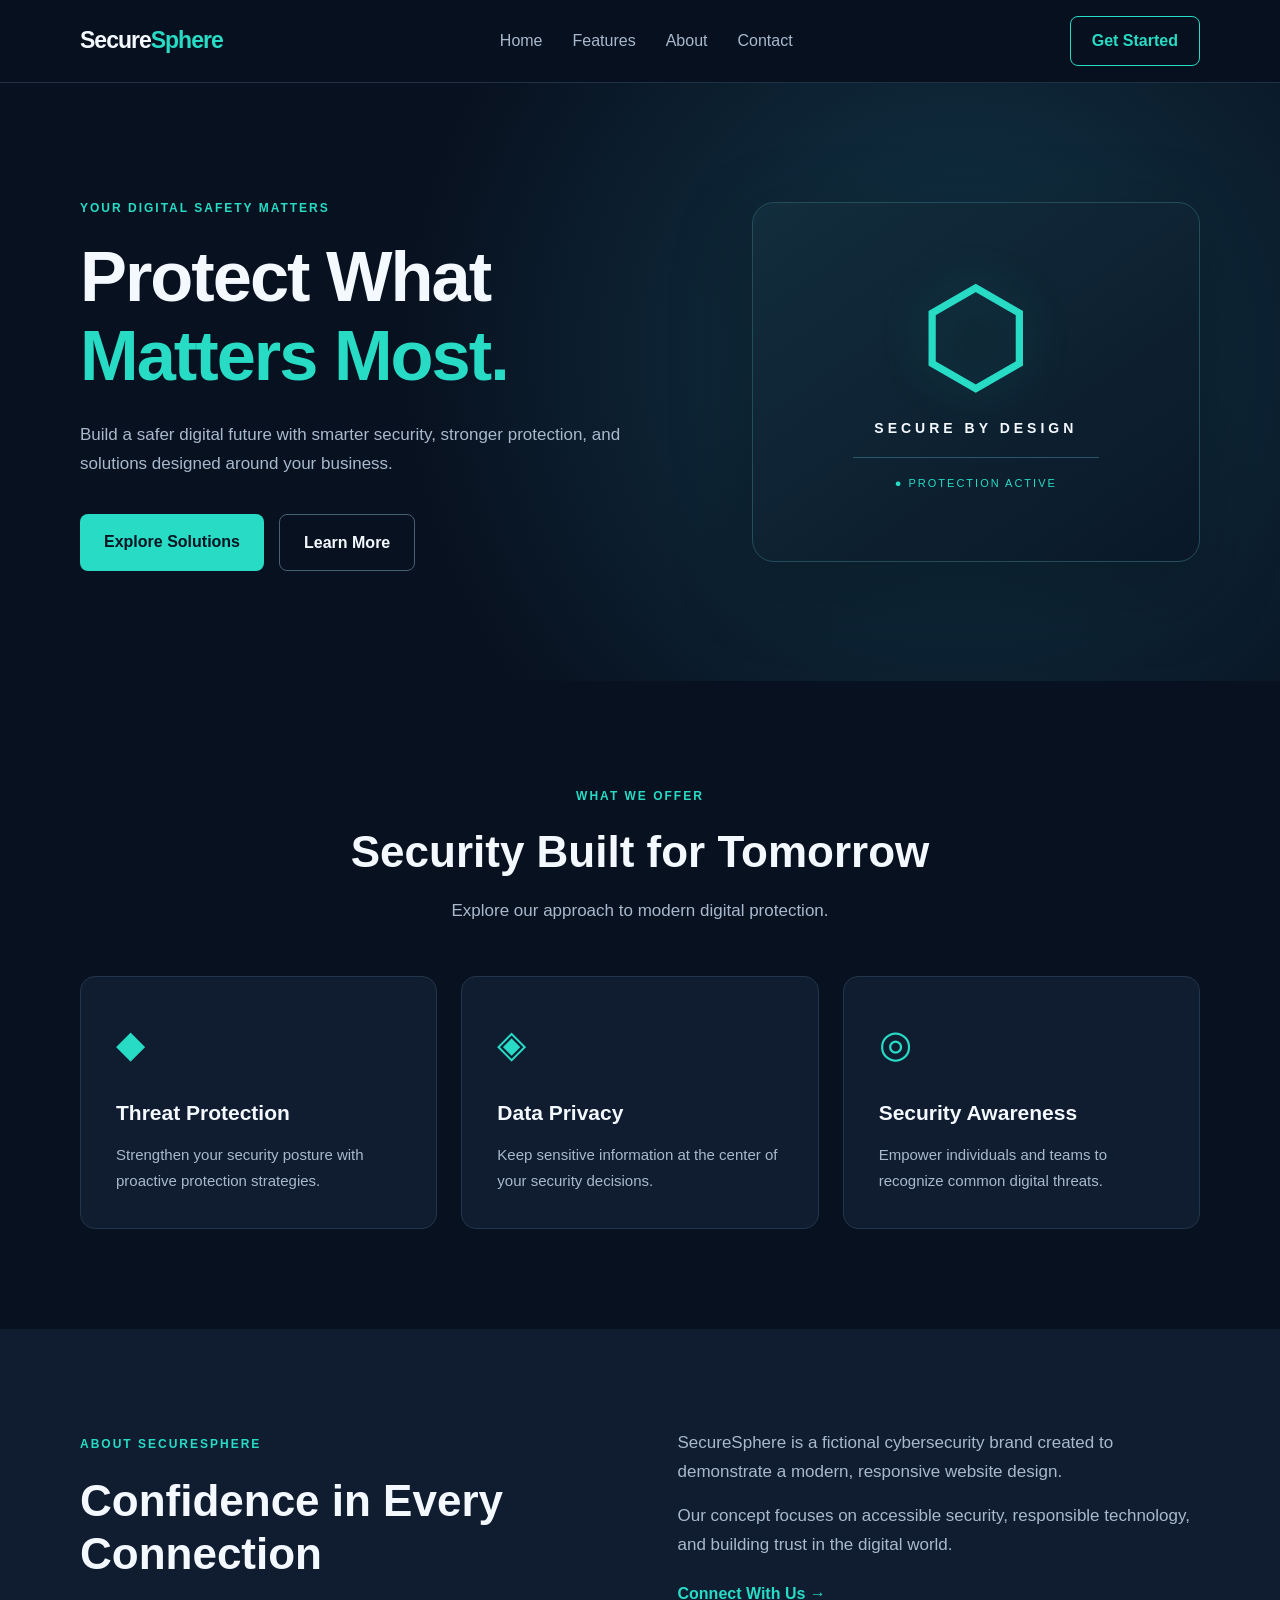
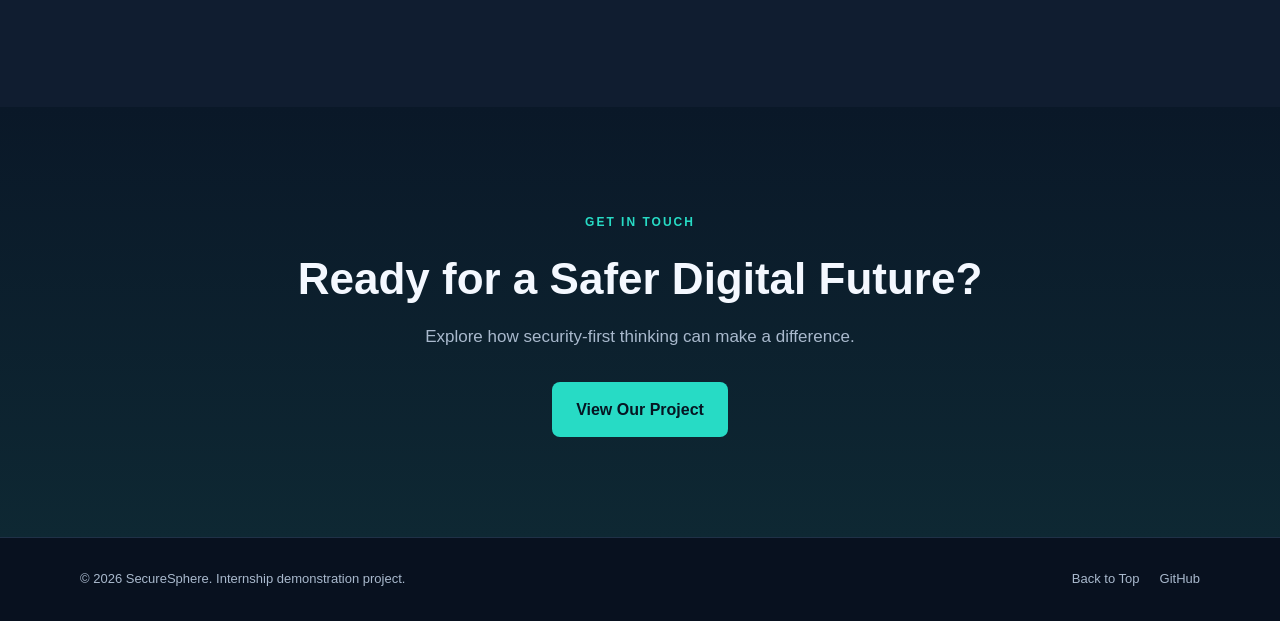
<file: WebDev-L1-LandingPage/index.html>
<!DOCTYPE html>
<html lang="en">
<head>
  <meta charset="UTF-8">
  <meta name="viewport" content="width=device-width, initial-scale=1.0">
  <meta name="description" content="SecureSphere - Cybersecurity solutions for modern businesses">
  <title>SecureSphere | Digital Security</title>
  <link rel="stylesheet" href="style.css">
</head>
<body>

  <header class="site-header">
    <nav class="navbar container" aria-label="Main navigation">
      <a href="#home" class="logo">Secure<span>Sphere</span></a>

      <div class="nav-links">
        <a href="#home">Home</a>
        <a href="#features">Features</a>
        <a href="#about">About</a>
        <a href="#contact">Contact</a>
      </div>

      <a href="#contact" class="nav-cta">Get Started</a>
    </nav>
  </header>

  <main>
    <section id="home" class="hero">
      <div class="container hero-content">
        <div class="hero-text">
          <span class="eyebrow">YOUR DIGITAL SAFETY MATTERS</span>

          <h1>Protect What <span>Matters Most.</span></h1>

          <p>
            Build a safer digital future with smarter security,
            stronger protection, and solutions designed around
            your business.
          </p>

          <div class="hero-actions">
            <a href="#features" class="btn btn-primary">
              Explore Solutions
            </a>
            <a href="#about" class="btn btn-outline">
              Learn More
            </a>
          </div>
        </div>

        <div class="hero-visual" aria-hidden="true">
          <div class="shield">⬡</div>
          <div class="visual-label">SECURE BY DESIGN</div>
          <div class="visual-line"></div>
          <div class="visual-status">● PROTECTION ACTIVE</div>
        </div>
      </div>
    </section>

    <section id="features" class="section features-section">
      <div class="container">
        <div class="section-heading">
          <span class="eyebrow">WHAT WE OFFER</span>
          <h2>Security Built for Tomorrow</h2>
          <p>Explore our approach to modern digital protection.</p>
        </div>

        <div class="features-grid">
          <article class="feature-card">
            <div class="feature-icon">◆</div>
            <h3>Threat Protection</h3>
            <p>
              Strengthen your security posture with proactive
              protection strategies.
            </p>
          </article>

          <article class="feature-card">
            <div class="feature-icon">◈</div>
            <h3>Data Privacy</h3>
            <p>
              Keep sensitive information at the center of
              your security decisions.
            </p>
          </article>

          <article class="feature-card">
            <div class="feature-icon">◎</div>
            <h3>Security Awareness</h3>
            <p>
              Empower individuals and teams to recognize
              common digital threats.
            </p>
          </article>
        </div>
      </div>
    </section>

    <section id="about" class="section about-section">
      <div class="container about-grid">
        <div>
          <span class="eyebrow">ABOUT SECURESPHERE</span>
          <h2>Confidence in Every Connection</h2>
        </div>

        <div>
          <p>
            SecureSphere is a fictional cybersecurity brand
            created to demonstrate a modern, responsive
            website design.
          </p>
          <p>
            Our concept focuses on accessible security,
            responsible technology, and building trust
            in the digital world.
          </p>
          <a href="#contact" class="text-link">Connect With Us →</a>
        </div>
      </div>
    </section>

    <section id="contact" class="section contact-section">
      <div class="container">
        <span class="eyebrow">GET IN TOUCH</span>
        <h2>Ready for a Safer Digital Future?</h2>
        <p>Explore how security-first thinking can make a difference.</p>
        <a href="https://github.com/tharunsasanka/OIBSIP"
   class="btn btn-primary"
   target="_blank"
   rel="noopener noreferrer">
  View Our Project
</a>
      </div>
    </section>
  </main>

  <footer class="footer">
    <div class="container footer-content">
      <p>© 2026 SecureSphere. Internship demonstration project.</p>
      <div class="footer-links">
        <a href="#home">Back to Top</a>
        <a href="https://github.com/tharunsasanka/OIBSIP" target="_blank" rel="noopener noreferrer">
          GitHub
        </a>
      </div>
    </div>
  </footer>

</body>
</html>
</file>
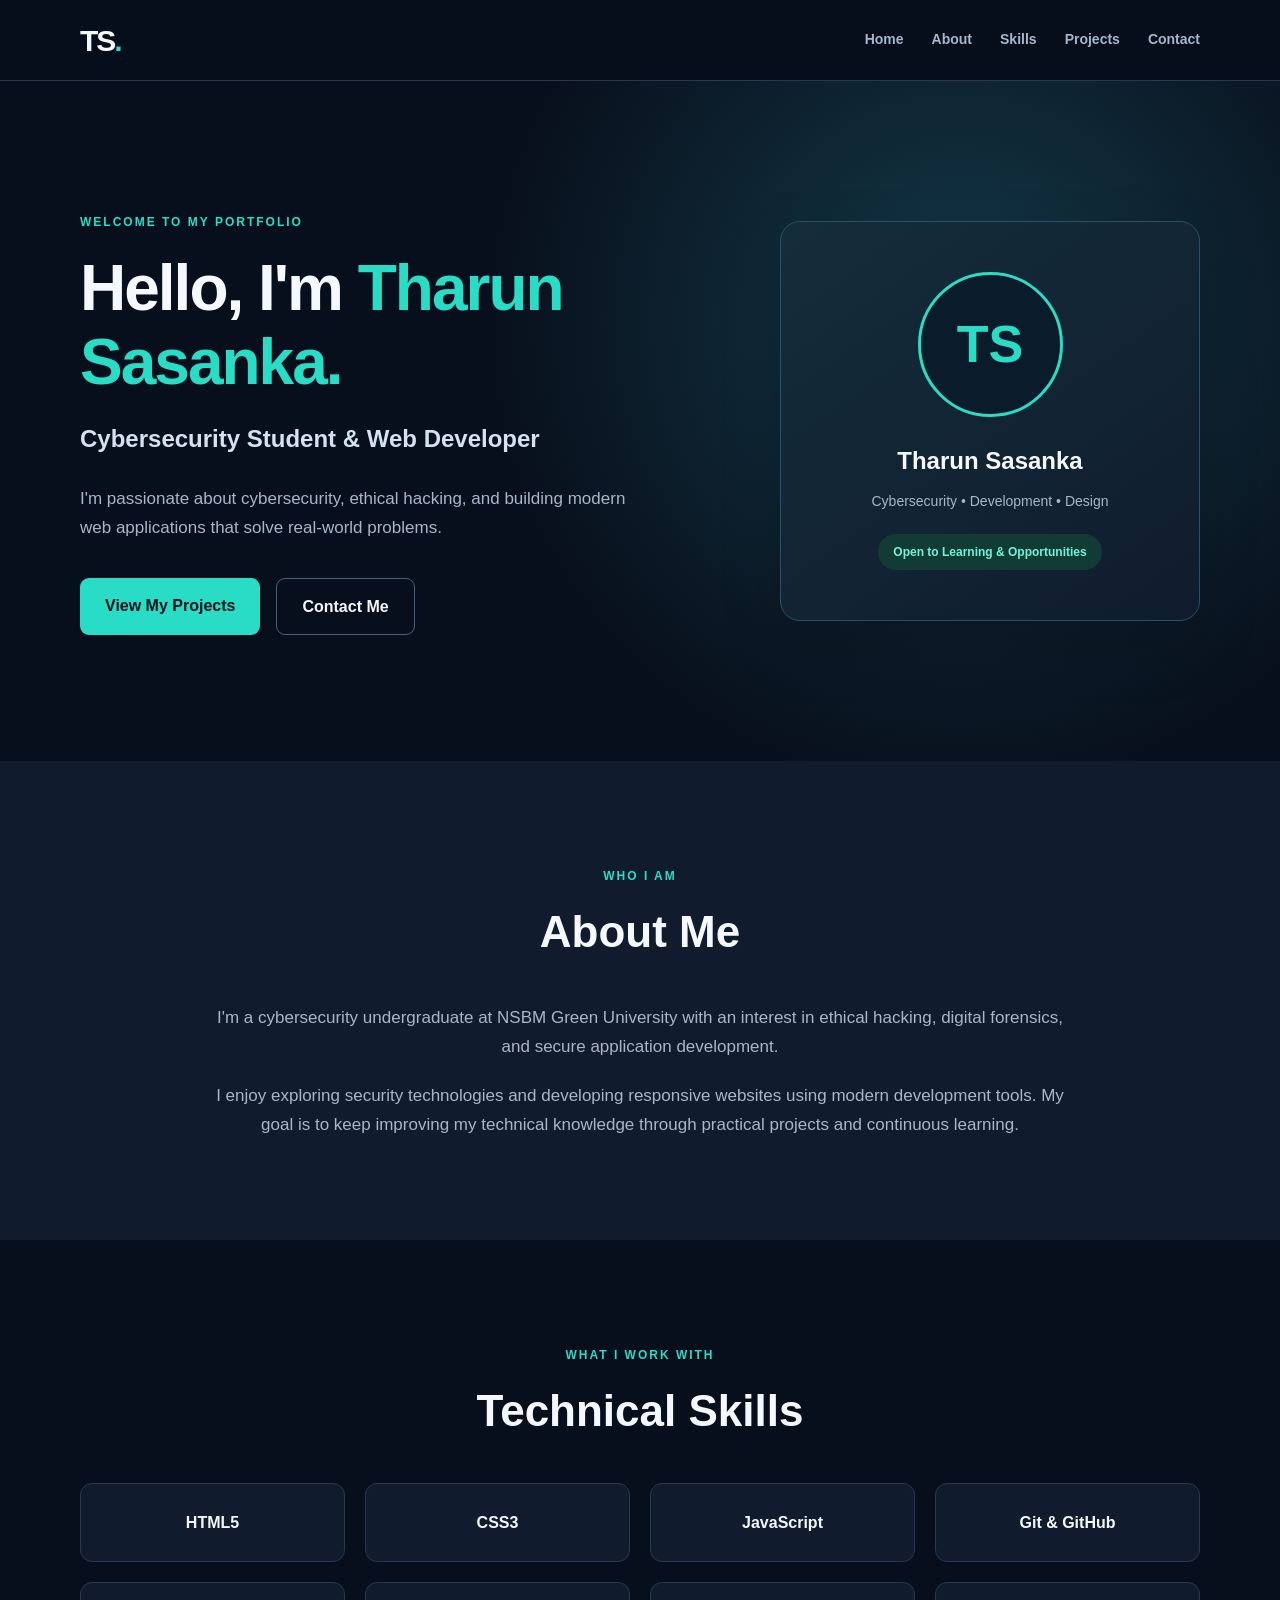
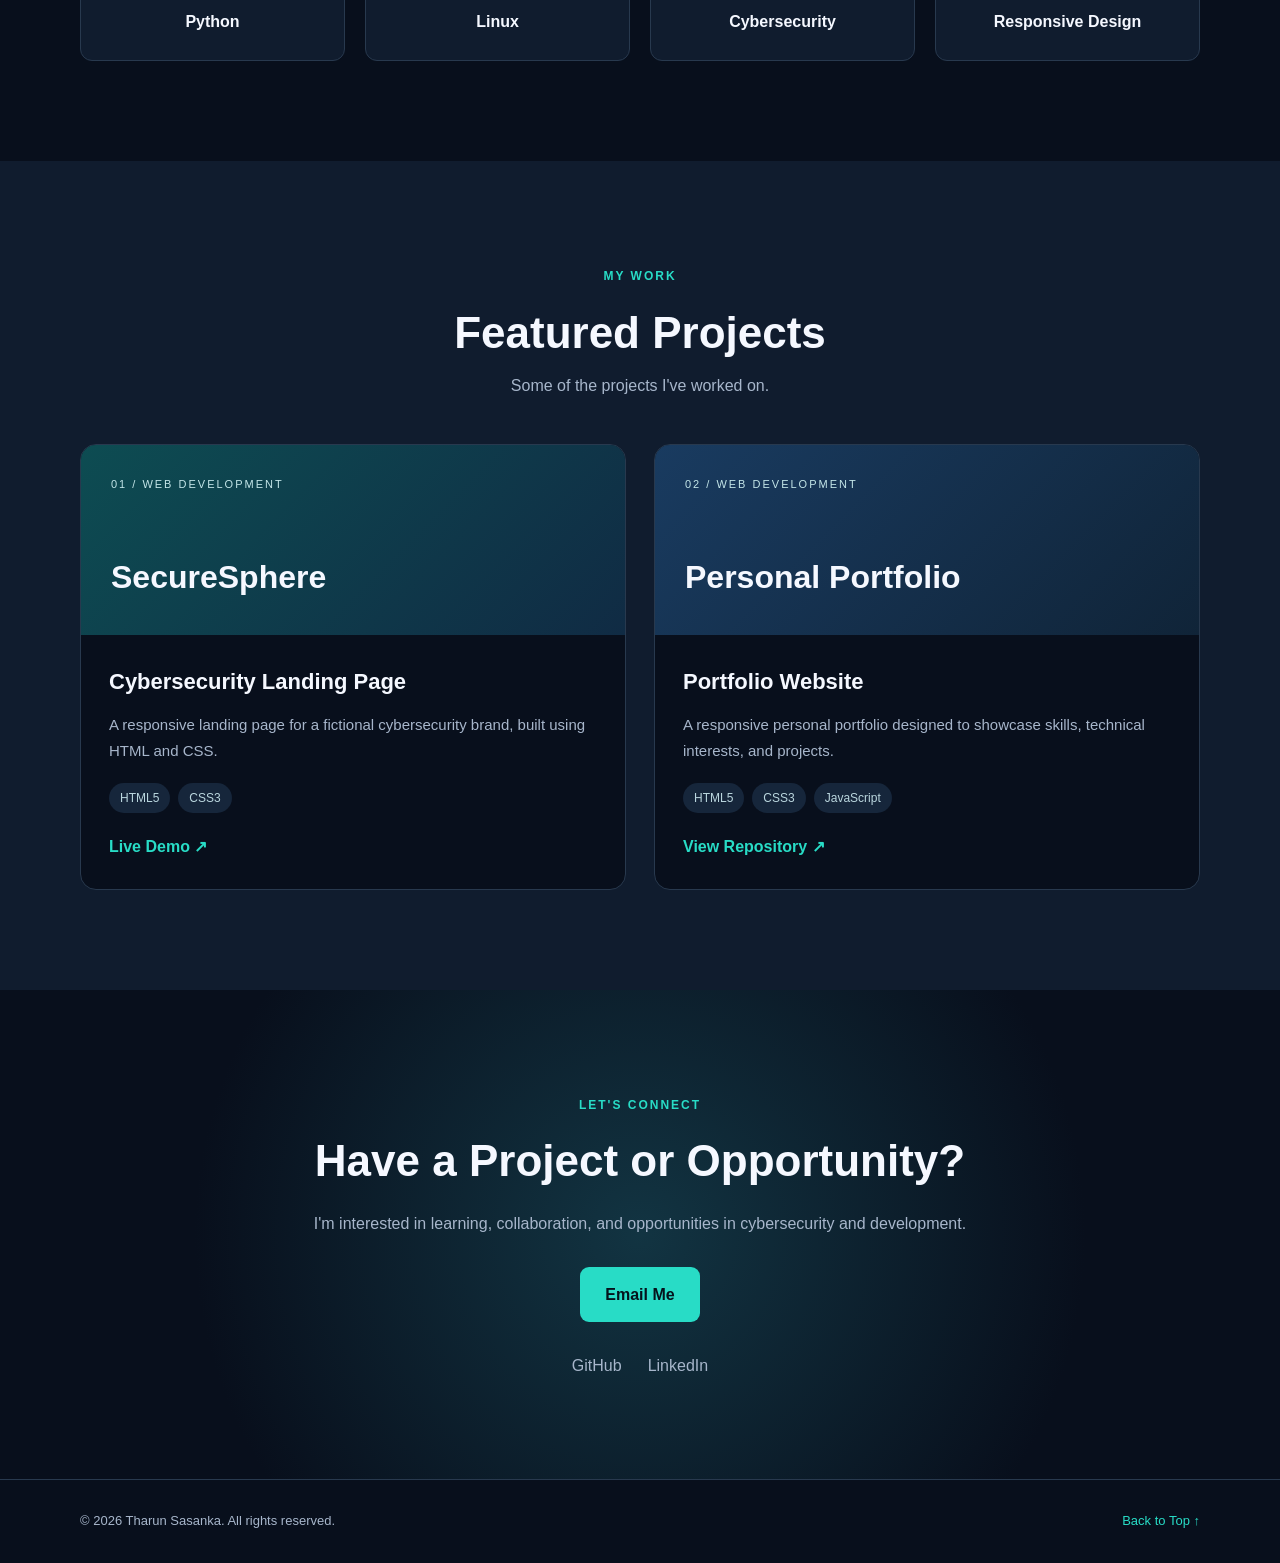
<file: WebDev-L1-PersonalPortfolio/index.html>
<!DOCTYPE html>
<html lang="en">
<head>
  <meta charset="UTF-8">
  <meta name="viewport" content="width=device-width, initial-scale=1.0">
  <meta name="description"
        content="Portfolio of Tharun Sasanka - Cybersecurity student and web developer">
  <title>Tharun Sasanka | Personal Portfolio</title>
  <link rel="stylesheet" href="style.css">
</head>
<body>

  <header class="site-header">
    <nav class="navbar container" aria-label="Main navigation">
      <a href="#home" class="logo">TS<span>.</span></a>

      <button class="menu-toggle"
              type="button"
              aria-label="Toggle navigation"
              aria-expanded="false"
              aria-controls="nav-links">
        ☰
      </button>

      <div class="nav-links" id="nav-links">
        <a href="#home">Home</a>
        <a href="#about">About</a>
        <a href="#skills">Skills</a>
        <a href="#projects">Projects</a>
        <a href="#contact">Contact</a>
      </div>
    </nav>
  </header>

  <main>
    <!-- Hero Section -->
    <section class="hero section" id="home">
      <div class="container hero-grid">
        <div class="hero-content">
          <span class="eyebrow">WELCOME TO MY PORTFOLIO</span>

          <h1>Hello, I'm <span>Tharun Sasanka.</span></h1>

          <h2>Cybersecurity Student &amp; Web Developer</h2>

          <p>
            I'm passionate about cybersecurity, ethical hacking,
            and building modern web applications that solve
            real-world problems.
          </p>

          <div class="hero-buttons">
            <a href="#projects" class="btn btn-primary">
              View My Projects
            </a>
            <a href="#contact" class="btn btn-outline">
              Contact Me
            </a>
          </div>
        </div>

        <div class="profile-card">
          <div class="avatar" role="img"
               aria-label="Initials avatar for Tharun Sasanka">
            TS
          </div>
          <h3>Tharun Sasanka</h3>
          <p>Cybersecurity • Development • Design</p>
          <span class="availability">
            Open to Learning &amp; Opportunities
          </span>
        </div>
      </div>
    </section>

    <!-- About -->
    <section class="section about-section" id="about">
      <div class="container">
        <div class="section-heading">
          <span class="eyebrow">WHO I AM</span>
          <h2>About Me</h2>
        </div>

        <div class="about-content">
          <p>
            I'm a cybersecurity undergraduate at NSBM Green
            University with an interest in ethical hacking,
            digital forensics, and secure application development.
          </p>
          <p>
            I enjoy exploring security technologies and developing
            responsive websites using modern development tools.
            My goal is to keep improving my technical knowledge
            through practical projects and continuous learning.
          </p>
        </div>
      </div>
    </section>

    <!-- Skills -->
    <section class="section" id="skills">
      <div class="container">
        <div class="section-heading">
          <span class="eyebrow">WHAT I WORK WITH</span>
          <h2>Technical Skills</h2>
        </div>

        <div class="skills-grid">
          <div class="skill-card">HTML5</div>
          <div class="skill-card">CSS3</div>
          <div class="skill-card">JavaScript</div>
          <div class="skill-card">Git &amp; GitHub</div>
          <div class="skill-card">Python</div>
          <div class="skill-card">Linux</div>
          <div class="skill-card">Cybersecurity</div>
          <div class="skill-card">Responsive Design</div>
        </div>
      </div>
    </section>

    <!-- Projects -->
    <section class="section projects-section" id="projects">
      <div class="container">
        <div class="section-heading">
          <span class="eyebrow">MY WORK</span>
          <h2>Featured Projects</h2>
          <p>Some of the projects I've worked on.</p>
        </div>

        <div class="projects-grid">
          <article class="project-card">
            <div class="project-visual">
              <span>01 / WEB DEVELOPMENT</span>
              <h3>SecureSphere</h3>
            </div>
            <div class="project-body">
              <h3>Cybersecurity Landing Page</h3>
              <p>
                A responsive landing page for a fictional
                cybersecurity brand, built using HTML and CSS.
              </p>
              <div class="project-tags">
                <span>HTML5</span>
                <span>CSS3</span>
              </div>
              <a href="https://tharunsasanka.github.io/OIBSIP/WebDev-L1-LandingPage/"
                 target="_blank"
                 rel="noopener noreferrer">
                Live Demo ↗
              </a>
            </div>
          </article>

          <article class="project-card">
            <div class="project-visual second-visual">
              <span>02 / WEB DEVELOPMENT</span>
              <h3>Personal Portfolio</h3>
            </div>
            <div class="project-body">
              <h3>Portfolio Website</h3>
              <p>
                A responsive personal portfolio designed to
                showcase skills, technical interests, and projects.
              </p>
              <div class="project-tags">
                <span>HTML5</span>
                <span>CSS3</span>
                <span>JavaScript</span>
              </div>
              <a href="https://github.com/tharunsasanka/OIBSIP"
                 target="_blank"
                 rel="noopener noreferrer">
                View Repository ↗
              </a>
            </div>
          </article>
        </div>
      </div>
    </section>

    <!-- Contact -->
    <section class="section contact-section" id="contact">
      <div class="container contact-content">
        <span class="eyebrow">LET'S CONNECT</span>
        <h2>Have a Project or Opportunity?</h2>
        <p>
          I'm interested in learning, collaboration,
          and opportunities in cybersecurity and development.
        </p>

        <a href="mailto:tharunsasanka0@gmail.com"
           class="btn btn-primary">
          Email Me
        </a>

        <div class="social-links">
          <a href="https://github.com/tharunsasanka"
             target="_blank"
             rel="noopener noreferrer">
            GitHub
          </a>
          <a href="https://www.linkedin.com/in/tharun-sasanka-8280ba2b4/"
             target="_blank"
             rel="noopener noreferrer">
            LinkedIn
          </a>
        </div>
      </div>
    </section>
  </main>

  <footer class="footer">
    <div class="container footer-content">
      <p>© 2026 Tharun Sasanka. All rights reserved.</p>
      <a href="#home">Back to Top ↑</a>
    </div>
  </footer>

  <script src="script.js"></script>
</body>
</html>
</file>
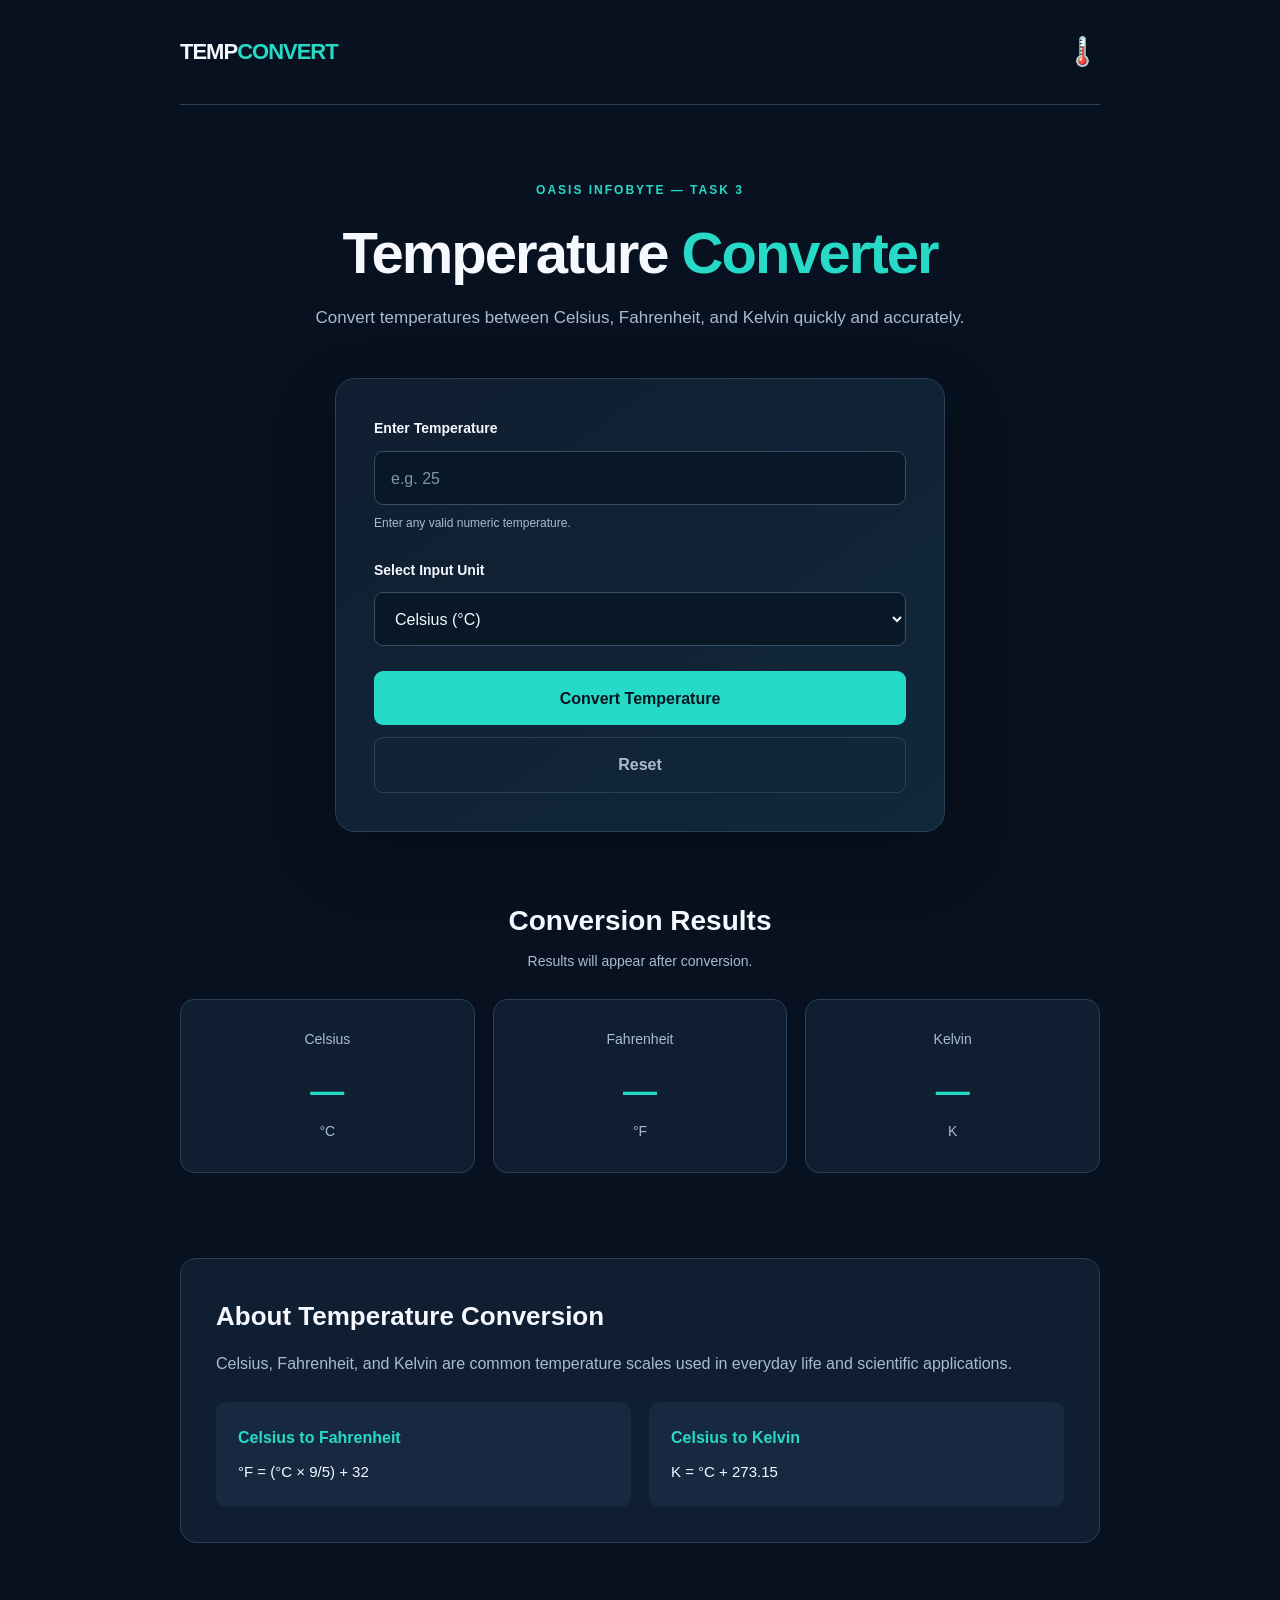
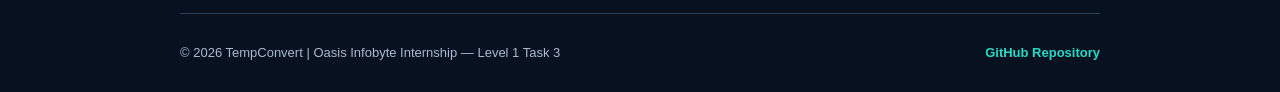
<file: WebDev-L1-TemperatureConverter/index.html>
<!DOCTYPE html>
<html lang="en">
<head>
  <meta charset="UTF-8">
  <meta name="viewport" content="width=device-width, initial-scale=1.0">
  <meta name="description"
        content="Temperature converter for Celsius, Fahrenheit and Kelvin.">

  <title>TempConvert | Temperature Converter</title>

  <link rel="stylesheet" href="style.css">
</head>

<body>
  <main class="app-container">

    <!-- Header -->
    <header class="app-header">
      <a href="#home" class="logo">
        TEMP<span>CONVERT</span>
      </a>

      <div class="header-icon" aria-hidden="true">
        🌡️
      </div>
    </header>

    <!-- Main Content -->
    <section class="converter-section" id="home">

      <div class="section-heading">
        <span class="eyebrow">OASIS INFOBYTE — TASK 3</span>

        <h1>
          Temperature <span>Converter</span>
        </h1>

        <p>
          Convert temperatures between Celsius,
          Fahrenheit, and Kelvin quickly and accurately.
        </p>
      </div>

      <!-- Converter Form -->
      <div class="converter-card">

        <form id="converter-form" novalidate>

          <div class="form-group">
            <label for="temperature">
              Enter Temperature
            </label>

            <input
              type="number"
              id="temperature"
              name="temperature"
              placeholder="e.g. 25"
              step="any"
              required
              aria-describedby="input-hint"
            >

            <small id="input-hint">
              Enter any valid numeric temperature.
            </small>
          </div>

          <div class="form-group">
            <label for="from-unit">
              Select Input Unit
            </label>

            <select id="from-unit" name="from-unit">
              <option value="celsius">
                Celsius (°C)
              </option>

              <option value="fahrenheit">
                Fahrenheit (°F)
              </option>

              <option value="kelvin">
                Kelvin (K)
              </option>
            </select>
          </div>

          <button
            type="submit"
            class="convert-btn"
            id="convert-btn"
          >
            Convert Temperature
          </button>

          <button
            type="reset"
            class="reset-btn"
            id="reset-btn"
          >
            Reset
          </button>

          <!-- Error Message -->
          <p
            id="error-message"
            class="error-message"
            role="alert"
            aria-live="polite"
            hidden
          ></p>

        </form>
      </div>

      <!-- Results -->
      <section
        class="results-section"
        aria-labelledby="results-title"
      >
        <div class="results-heading">
          <h2 id="results-title">Conversion Results</h2>
          <p>Results will appear after conversion.</p>
        </div>

        <div class="results-grid">

          <article class="result-card">
            <span class="result-label">Celsius</span>
            <strong id="celsius-result">—</strong>
            <span class="result-symbol">°C</span>
          </article>

          <article class="result-card">
            <span class="result-label">Fahrenheit</span>
            <strong id="fahrenheit-result">—</strong>
            <span class="result-symbol">°F</span>
          </article>

          <article class="result-card">
            <span class="result-label">Kelvin</span>
            <strong id="kelvin-result">—</strong>
            <span class="result-symbol">K</span>
          </article>

        </div>
      </section>

      <!-- Information -->
      <section class="information-section">
        <h2>About Temperature Conversion</h2>

        <p>
          Celsius, Fahrenheit, and Kelvin are common
          temperature scales used in everyday life
          and scientific applications.
        </p>

        <div class="formula-grid">

          <div class="formula-card">
            <h3>Celsius to Fahrenheit</h3>
            <p>°F = (°C × 9/5) + 32</p>
          </div>

          <div class="formula-card">
            <h3>Celsius to Kelvin</h3>
            <p>K = °C + 273.15</p>
          </div>

        </div>
      </section>

    </section>

    <!-- Footer -->
    <footer class="app-footer">
      <p>
        © 2026 TempConvert |
        Oasis Infobyte Internship — Level 1 Task 3
      </p>

      <a
        href="https://github.com/tharunsasanka/OIBSIP"
        target="_blank"
        rel="noopener noreferrer"
      >
        GitHub Repository
      </a>
    </footer>

  </main>

  <script src="script.js"></script>
</body>
</html>
</file>
<file: WebDev-L1-LandingPage/style.css>
:root {
  --background: #08111f;
  --surface: #101d30;
  --surface-light: #172940;
  --text: #f4f8ff;
  --muted: #a9b9cd;
  --accent: #27dbc5;
  --accent-dark: #0e6e68;
}

* {
  margin: 0;
  padding: 0;
  box-sizing: border-box;
}

html {
  scroll-behavior: smooth;
  scroll-padding-top: 90px;
}

body {
  font-family: Arial, Helvetica, sans-serif;
  background: var(--background);
  color: var(--text);
  line-height: 1.7;
}

a {
  color: inherit;
  text-decoration: none;
}

.container {
  width: min(1120px, 90%);
  margin-inline: auto;
}

.site-header {
  position: sticky;
  top: 0;
  z-index: 100;
  background: rgba(8, 17, 31, 0.97);
  border-bottom: 1px solid #203147;
}

.navbar {
  min-height: 82px;
  display: flex;
  align-items: center;
  justify-content: space-between;
  gap: 20px;
}

.logo {
  font-size: 23px;
  font-weight: 800;
  letter-spacing: -1px;
}

.logo span,
.hero h1 span {
  color: var(--accent);
}

.nav-links {
  display: flex;
  gap: 30px;
}

.nav-links a,
.footer-links a {
  color: var(--muted);
  transition: color 0.2s;
}

.nav-links a:hover,
.footer-links a:hover {
  color: var(--accent);
}

.nav-cta {
  padding: 10px 21px;
  border: 1px solid var(--accent);
  border-radius: 8px;
  color: var(--accent);
  font-weight: 700;
}

.hero {
  padding: 110px 0;
  background: radial-gradient(
    circle at 75% 45%,
    #123649 0%,
    #08111f 55%
  );
}

.hero-content {
  display: grid;
  grid-template-columns: 1.15fr 0.85fr;
  gap: 65px;
  align-items: center;
}

.eyebrow {
  display: inline-block;
  color: var(--accent);
  font-size: 12px;
  font-weight: 800;
  letter-spacing: 2px;
  margin-bottom: 20px;
}

.hero h1 {
  font-size: clamp(42px, 5.5vw, 72px);
  line-height: 1.12;
  letter-spacing: -2px;
  margin-bottom: 25px;
}

.hero p,
.section-heading p,
.about-section p,
.contact-section p {
  color: var(--muted);
  font-size: 17px;
}

.hero-actions {
  display: flex;
  flex-wrap: wrap;
  gap: 15px;
  margin-top: 35px;
}

.btn {
  display: inline-block;
  padding: 14px 24px;
  border-radius: 8px;
  font-weight: 700;
  transition: transform 0.2s, background 0.2s;
}

.btn:hover {
  transform: translateY(-3px);
}

.btn-primary {
  background: var(--accent);
  color: #061522;
}

.btn-primary:hover {
  background: #6cf5e5;
}

.btn-outline {
  border: 1px solid #476074;
  color: var(--text);
}

.hero-visual {
  min-height: 360px;
  border: 1px solid #244d5b;
  border-radius: 22px;
  background: linear-gradient(145deg, #122d3d, #0a1828);
  display: flex;
  flex-direction: column;
  justify-content: center;
  align-items: center;
  gap: 16px;
  box-shadow: 0 25px 80px #00000040;
}

.shield {
  font-size: 130px;
  line-height: 1;
  color: var(--accent);
  text-shadow: 0 0 45px #27dbc540;
}

.visual-label {
  font-size: 14px;
  letter-spacing: 4px;
  font-weight: 800;
}

.visual-line {
  width: 55%;
  height: 1px;
  background: #29566a;
}

.visual-status {
  color: var(--accent);
  font-size: 11px;
  letter-spacing: 2px;
}

.section {
  padding: 100px 0;
}

.section-heading {
  text-align: center;
  margin-bottom: 50px;
}

.section h2 {
  font-size: clamp(30px, 3.5vw, 44px);
  line-height: 1.2;
  margin-bottom: 18px;
}

.features-grid {
  display: grid;
  grid-template-columns: repeat(3, 1fr);
  gap: 24px;
}

.feature-card {
  background: var(--surface);
  padding: 35px;
  border: 1px solid #23354c;
  border-radius: 15px;
}

.feature-icon {
  color: var(--accent);
  font-size: 38px;
  margin-bottom: 18px;
}

.feature-card h3 {
  font-size: 21px;
  margin-bottom: 12px;
}

.feature-card p {
  color: var(--muted);
  font-size: 15px;
}

.about-section {
  background: var(--surface);
}

.about-grid {
  display: grid;
  grid-template-columns: 1fr 1fr;
  gap: 75px;
}

.about-section p + p {
  margin-top: 15px;
}

.text-link {
  display: inline-block;
  color: var(--accent);
  font-weight: 700;
  margin-top: 20px;
}

.contact-section {
  text-align: center;
  background: linear-gradient(180deg, #0a1828, #0e2833);
}

.contact-section p {
  margin-bottom: 30px;
}

.footer {
  padding: 30px 0;
  border-top: 1px solid #203147;
}

.footer-content {
  display: flex;
  justify-content: space-between;
  align-items: center;
  gap: 20px;
}

.footer p {
  color: var(--muted);
  font-size: 13px;
}

.footer-links {
  display: flex;
  gap: 20px;
  font-size: 13px;
}

@media (max-width: 850px) {
  .navbar {
    flex-wrap: wrap;
    padding: 18px 0;
  }

  .nav-links {
    order: 3;
    width: 100%;
    justify-content: center;
    flex-wrap: wrap;
    gap: 14px 24px;
  }

  .hero {
    padding: 75px 0;
  }

  .hero-content,
  .about-grid {
    grid-template-columns: 1fr;
    gap: 40px;
  }

  .features-grid {
    grid-template-columns: repeat(2, 1fr);
  }

  .hero-visual {
    min-height: 300px;
  }
}

@media (max-width: 600px) {
  html {
    scroll-padding-top: 145px;
  }

  .logo {
    font-size: 20px;
  }

  .nav-cta {
    padding: 8px 12px;
    font-size: 12px;
  }

  .hero h1 {
    letter-spacing: -1px;
  }

  .section {
    padding: 70px 0;
  }

  .features-grid {
    grid-template-columns: 1fr;
  }

  .feature-card {
    padding: 28px;
  }

  .hero-visual {
    min-height: 250px;
  }

  .footer-content {
    flex-direction: column;
    text-align: center;
  }
}
</file>
<file: WebDev-L1-PersonalPortfolio/style.css>
/* =========================================
   THARUN SASANKA — PERSONAL PORTFOLIO
   Oasis Infobyte | Level 1 | Task 2
========================================= */

:root {
  --bg: #080f1c;
  --surface: #101c2e;
  --surface-light: #16263b;
  --primary: #28dcc6;
  --primary-hover: #76f5e6;
  --text: #f5f8ff;
  --muted: #a7b6cb;
  --border: #28394e;
}

* {
  margin: 0;
  padding: 0;
  box-sizing: border-box;
}

html {
  scroll-behavior: smooth;
  scroll-padding-top: 90px;
}

body {
  background: var(--bg);
  color: var(--text);
  font-family: Arial, Helvetica, sans-serif;
  line-height: 1.7;
}

a {
  color: inherit;
  text-decoration: none;
}

button {
  font: inherit;
}

.container {
  width: min(1120px, 90%);
  margin-inline: auto;
}

.section {
  padding: 100px 0;
}

/* Navigation */

.site-header {
  position: sticky;
  top: 0;
  z-index: 100;
  background: rgba(8, 15, 28, 0.97);
  border-bottom: 1px solid var(--border);
}

.navbar {
  min-height: 80px;
  display: flex;
  align-items: center;
  justify-content: space-between;
  gap: 24px;
}

.logo {
  font-size: 30px;
  font-weight: 800;
  letter-spacing: -2px;
}

.logo span {
  color: var(--primary);
}

.nav-links {
  display: flex;
  align-items: center;
  gap: 28px;
}

.nav-links a {
  color: var(--muted);
  font-size: 14px;
  font-weight: 600;
  transition: color 0.2s ease;
}

.nav-links a:hover,
.nav-links a:focus-visible {
  color: var(--primary);
}

.menu-toggle {
  display: none;
  background: transparent;
  color: var(--text);
  border: 1px solid var(--border);
  padding: 6px 14px;
  border-radius: 8px;
  cursor: pointer;
}

/* Hero */

.hero {
  min-height: 680px;
  display: flex;
  align-items: center;
  background:
    radial-gradient(circle at 75% 35%, #143947 0%, transparent 45%),
    var(--bg);
}

.hero-grid {
  display: grid;
  grid-template-columns: 1.2fr 0.8fr;
  align-items: center;
  gap: 70px;
}

.eyebrow {
  display: inline-block;
  color: var(--primary);
  font-size: 12px;
  font-weight: 800;
  letter-spacing: 2px;
  margin-bottom: 20px;
}

.hero h1 {
  font-size: clamp(42px, 5vw, 68px);
  line-height: 1.15;
  letter-spacing: -2px;
  margin-bottom: 20px;
}

.hero h1 span {
  color: var(--primary);
}

.hero h2 {
  font-size: clamp(18px, 2vw, 24px);
  color: #d5e2ef;
  margin-bottom: 25px;
}

.hero-content > p {
  max-width: 560px;
  color: var(--muted);
  font-size: 17px;
}

.hero-buttons {
  display: flex;
  flex-wrap: wrap;
  gap: 16px;
  margin-top: 35px;
}

.btn {
  display: inline-block;
  padding: 14px 25px;
  border-radius: 9px;
  font-weight: 700;
  text-align: center;
  transition: transform 0.2s, background 0.2s;
}

.btn:hover {
  transform: translateY(-3px);
}

.btn-primary {
  background: var(--primary);
  color: #05131c;
}

.btn-primary:hover {
  background: var(--primary-hover);
}

.btn-outline {
  border: 1px solid #486076;
}

.btn-outline:hover {
  border-color: var(--primary);
}

/* Profile Card */

.profile-card {
  background: linear-gradient(145deg, #142d3b, #101c2e);
  border: 1px solid #285066;
  padding: 50px 25px;
  border-radius: 20px;
  text-align: center;
  box-shadow: 0 25px 60px #00000030;
}

.avatar {
  width: 145px;
  height: 145px;
  border-radius: 50%;
  margin: 0 auto 24px;
  display: flex;
  align-items: center;
  justify-content: center;
  font-size: 52px;
  font-weight: 800;
  color: var(--primary);
  background: #0a1b2b;
  border: 3px solid var(--primary);
}

.profile-card h3 {
  font-size: 24px;
  margin-bottom: 8px;
}

.profile-card p {
  color: var(--muted);
  font-size: 14px;
  margin-bottom: 20px;
}

.availability {
  display: inline-block;
  padding: 8px 15px;
  border-radius: 30px;
  background: #123b36;
  color: #70f4d6;
  font-size: 12px;
  font-weight: 700;
}

/* Section headings */

.section-heading {
  text-align: center;
  margin-bottom: 45px;
}

.section-heading h2,
.contact-section h2 {
  font-size: clamp(30px, 3.5vw, 44px);
  line-height: 1.2;
}

.section-heading p {
  color: var(--muted);
  margin-top: 12px;
}

/* About */

.about-section {
  background: var(--surface);
}

.about-content {
  max-width: 850px;
  margin-inline: auto;
  text-align: center;
}

.about-content p {
  color: var(--muted);
  font-size: 17px;
}

.about-content p + p {
  margin-top: 20px;
}

/* Skills */

.skills-grid {
  display: grid;
  grid-template-columns: repeat(4, 1fr);
  gap: 20px;
}

.skill-card {
  padding: 25px 16px;
  text-align: center;
  background: var(--surface);
  border: 1px solid var(--border);
  border-radius: 12px;
  font-weight: 700;
  transition: transform 0.2s, border-color 0.2s;
}

.skill-card:hover {
  transform: translateY(-5px);
  border-color: var(--primary);
}

/* Projects */

.projects-section {
  background: var(--surface);
}

.projects-grid {
  display: grid;
  grid-template-columns: repeat(2, 1fr);
  gap: 28px;
}

.project-card {
  overflow: hidden;
  background: var(--bg);
  border: 1px solid var(--border);
  border-radius: 16px;
  transition: transform 0.2s;
}

.project-card:hover {
  transform: translateY(-5px);
}

.project-visual {
  min-height: 190px;
  padding: 30px;
  background: linear-gradient(135deg, #0d4c52, #102b44);
  display: flex;
  flex-direction: column;
  justify-content: space-between;
}

.second-visual {
  background: linear-gradient(135deg, #193b60, #102438);
}

.project-visual span {
  color: #c3e5e8;
  font-size: 11px;
  letter-spacing: 2px;
}

.project-visual h3 {
  font-size: 32px;
}

.project-body {
  padding: 28px;
}

.project-body h3 {
  margin-bottom: 12px;
  font-size: 22px;
}

.project-body p {
  color: var(--muted);
  font-size: 15px;
}

.project-tags {
  display: flex;
  flex-wrap: wrap;
  gap: 8px;
  margin: 20px 0;
}

.project-tags span {
  padding: 5px 11px;
  background: var(--surface-light);
  border-radius: 20px;
  font-size: 12px;
  color: #bad6de;
}

.project-body > a {
  color: var(--primary);
  font-weight: 700;
}

.project-body > a:hover {
  text-decoration: underline;
}

/* Contact */

.contact-section {
  text-align: center;
  background: radial-gradient(
    circle at center,
    #123442,
    var(--bg) 65%
  );
}

.contact-content {
  max-width: 760px;
}

.contact-content > p {
  color: var(--muted);
  margin: 22px 0 30px;
}

.social-links {
  margin-top: 30px;
  display: flex;
  justify-content: center;
  gap: 26px;
}

.social-links a {
  color: var(--muted);
}

.social-links a:hover {
  color: var(--primary);
}

/* Footer */

.footer {
  padding: 30px 0;
  border-top: 1px solid var(--border);
}

.footer-content {
  display: flex;
  justify-content: space-between;
  align-items: center;
  gap: 20px;
}

.footer p {
  color: var(--muted);
  font-size: 13px;
}

.footer a {
  color: var(--primary);
  font-size: 13px;
}

/* Tablet */

@media (max-width: 900px) {
  .hero-grid {
    grid-template-columns: 1fr;
    gap: 45px;
  }

  .hero {
    min-height: auto;
  }

  .profile-card {
    max-width: 470px;
    width: 100%;
    margin: auto;
  }

  .skills-grid {
    grid-template-columns: repeat(2, 1fr);
  }
}

/* Mobile */

@media (max-width: 650px) {
  html {
    scroll-padding-top: 75px;
  }

  .navbar {
    min-height: 70px;
  }

  .menu-toggle {
    display: block;
  }

  .nav-links {
    display: none;
    position: absolute;
    top: 70px;
    left: 0;
    right: 0;
    flex-direction: column;
    align-items: stretch;
    gap: 0;
    padding: 12px 5%;
    background: var(--surface);
    border-bottom: 1px solid var(--border);
  }

  .nav-links.active {
    display: flex;
  }

  .nav-links a {
    padding: 12px;
  }

  .section {
    padding: 70px 0;
  }

  .hero h1 {
    letter-spacing: -1px;
  }

  .hero-buttons {
    gap: 12px;
  }

  .btn {
    padding: 12px 18px;
  }

  .skills-grid {
    grid-template-columns: repeat(2, 1fr);
    gap: 12px;
  }

  .skill-card {
    padding: 19px 10px;
    font-size: 13px;
  }

  .projects-grid {
    grid-template-columns: 1fr;
  }

  .project-visual {
    min-height: 160px;
  }

  .footer-content {
    flex-direction: column;
    text-align: center;
  }
}

@media (max-width: 360px) {
  .skills-grid {
    grid-template-columns: 1fr;
  }

  .hero-buttons {
    flex-direction: column;
  }
}

@media (prefers-reduced-motion: reduce) {
  html {
    scroll-behavior: auto;
  }

  *,
  *::before,
  *::after {
    transition-duration: 0.01ms !important;
    animation-duration: 0.01ms !important;
  }
}
</file>
<file: WebDev-L1-TemperatureConverter/style.css>
/* ==========================================
   TEMPCONVERT — TEMPERATURE CONVERTER
   Oasis Infobyte | Level 1 | Task 3
========================================== */

:root {
  --bg: #08111f;
  --surface: #101e31;
  --surface-light: #172940;
  --primary: #27dac7;
  --primary-hover: #68f4e5;
  --text: #f5f8ff;
  --muted: #aabbd0;
  --border: #294058;
  --error: #ff8e96;
}

* {
  margin: 0;
  padding: 0;
  box-sizing: border-box;
}

html {
  scroll-behavior: smooth;
}

body {
  min-height: 100vh;
  background: var(--bg);
  color: var(--text);
  font-family: Arial, Helvetica, sans-serif;
  line-height: 1.7;
}

button,
input,
select {
  font: inherit;
}

a {
  color: inherit;
  text-decoration: none;
}

.app-container {
  width: min(920px, 92%);
  margin: 0 auto;
}

/* Header */

.app-header {
  padding: 28px 0;
  display: flex;
  align-items: center;
  justify-content: space-between;
  gap: 20px;
  border-bottom: 1px solid var(--border);
}

.logo {
  font-size: 22px;
  font-weight: 800;
  letter-spacing: -1px;
}

.logo span {
  color: var(--primary);
}

.header-icon {
  font-size: 28px;
}

/* Heading */

.converter-section {
  padding: 70px 0;
}

.section-heading {
  text-align: center;
  max-width: 720px;
  margin: 0 auto 45px;
}

.eyebrow {
  color: var(--primary);
  font-size: 12px;
  font-weight: 800;
  letter-spacing: 2px;
}

.section-heading h1 {
  font-size: clamp(34px, 5vw, 58px);
  line-height: 1.15;
  letter-spacing: -2px;
  margin: 18px 0;
}

.section-heading h1 span {
  color: var(--primary);
}

.section-heading p {
  color: var(--muted);
  font-size: 17px;
}

/* Converter Form */

.converter-card {
  max-width: 610px;
  margin: 0 auto;
  padding: 38px;
  background: linear-gradient(
    145deg,
    var(--surface),
    #10283a
  );
  border: 1px solid var(--border);
  border-radius: 20px;
  box-shadow: 0 24px 65px #00000035;
}

.form-group {
  margin-bottom: 25px;
}

.form-group label {
  display: block;
  margin-bottom: 10px;
  font-size: 14px;
  font-weight: 700;
}

.form-group input,
.form-group select {
  display: block;
  width: 100%;
  min-height: 54px;
  padding: 12px 16px;
  background: #081827;
  color: var(--text);
  border: 1px solid #355068;
  border-radius: 9px;
  outline: none;
  transition: border-color 0.2s, box-shadow 0.2s;
}

.form-group input:focus,
.form-group select:focus {
  border-color: var(--primary);
  box-shadow: 0 0 0 3px #27dac725;
}

.form-group input::placeholder {
  color: #7e95ab;
}

.form-group small {
  display: block;
  margin-top: 8px;
  color: var(--muted);
  font-size: 12px;
}

/* Buttons */

.convert-btn,
.reset-btn {
  width: 100%;
  min-height: 54px;
  padding: 13px 20px;
  border-radius: 9px;
  font-weight: 800;
  cursor: pointer;
  transition: transform 0.2s, background 0.2s;
}

.convert-btn {
  background: var(--primary);
  color: #061722;
  border: none;
}

.convert-btn:hover {
  background: var(--primary-hover);
  transform: translateY(-2px);
}

.reset-btn {
  margin-top: 12px;
  background: transparent;
  color: var(--muted);
  border: 1px solid var(--border);
}

.reset-btn:hover {
  color: var(--text);
  border-color: var(--primary);
}

.error-message {
  margin-top: 18px;
  padding: 13px 15px;
  background: #54252d;
  border: 1px solid #b04b59;
  border-radius: 8px;
  color: #ffe3e5;
  font-size: 14px;
}

.error-message[hidden] {
  display: none;
}

/* Results */

.results-section {
  margin-top: 65px;
}

.results-heading {
  text-align: center;
  margin-bottom: 25px;
}

.results-heading h2 {
  font-size: 28px;
  margin-bottom: 6px;
}

.results-heading p {
  color: var(--muted);
  font-size: 14px;
}

.results-grid {
  display: grid;
  grid-template-columns: repeat(3, 1fr);
  gap: 18px;
}

.result-card {
  min-width: 0;
  padding: 28px 14px;
  background: var(--surface);
  border: 1px solid var(--border);
  border-radius: 14px;
  text-align: center;
}

.result-label {
  display: block;
  color: var(--muted);
  font-size: 14px;
  margin-bottom: 16px;
}

.result-card strong {
  display: block;
  color: var(--primary);
  font-size: clamp(24px, 3vw, 34px);
  line-height: 1.3;
  overflow-wrap: anywhere;
  font-variant-numeric: tabular-nums;
}

.result-symbol {
  display: block;
  margin-top: 8px;
  color: var(--muted);
  font-size: 14px;
}

/* Information */

.information-section {
  margin-top: 85px;
  padding: 35px;
  background: var(--surface);
  border: 1px solid var(--border);
  border-radius: 16px;
}

.information-section h2 {
  font-size: 26px;
  margin-bottom: 12px;
}

.information-section > p {
  color: var(--muted);
}

.formula-grid {
  display: grid;
  grid-template-columns: repeat(2, 1fr);
  gap: 18px;
  margin-top: 25px;
}

.formula-card {
  padding: 22px;
  border-radius: 10px;
  background: var(--surface-light);
}

.formula-card h3 {
  color: var(--primary);
  font-size: 16px;
  margin-bottom: 8px;
}

.formula-card p {
  color: var(--text);
  font-size: 15px;
}

/* Footer */

.app-footer {
  padding: 28px 0;
  border-top: 1px solid var(--border);
  display: flex;
  align-items: center;
  justify-content: space-between;
  gap: 20px;
}

.app-footer p {
  color: var(--muted);
  font-size: 13px;
}

.app-footer a {
  color: var(--primary);
  font-size: 13px;
  font-weight: 700;
}

.app-footer a:hover {
  text-decoration: underline;
}

/* Responsive Layout */

@media (max-width: 650px) {
  .converter-section {
    padding: 50px 0;
  }

  .section-heading h1 {
    letter-spacing: -1px;
  }

  .converter-card {
    padding: 25px 20px;
  }

  .results-grid {
    grid-template-columns: 1fr;
    gap: 12px;
  }

  .result-card {
    padding: 20px;
  }

  .information-section {
    padding: 25px 20px;
    margin-top: 60px;
  }

  .formula-grid {
    grid-template-columns: 1fr;
  }

  .app-footer {
    flex-direction: column;
    text-align: center;
  }
}

@media (max-width: 360px) {
  .app-container {
    width: 94%;
  }

  .logo {
    font-size: 19px;
  }

  .section-heading h1 {
    font-size: 32px;
  }
}

@media (prefers-reduced-motion: reduce) {
  *,
  *::before,
  *::after {
    transition: none !important;
  }
}
</file>
